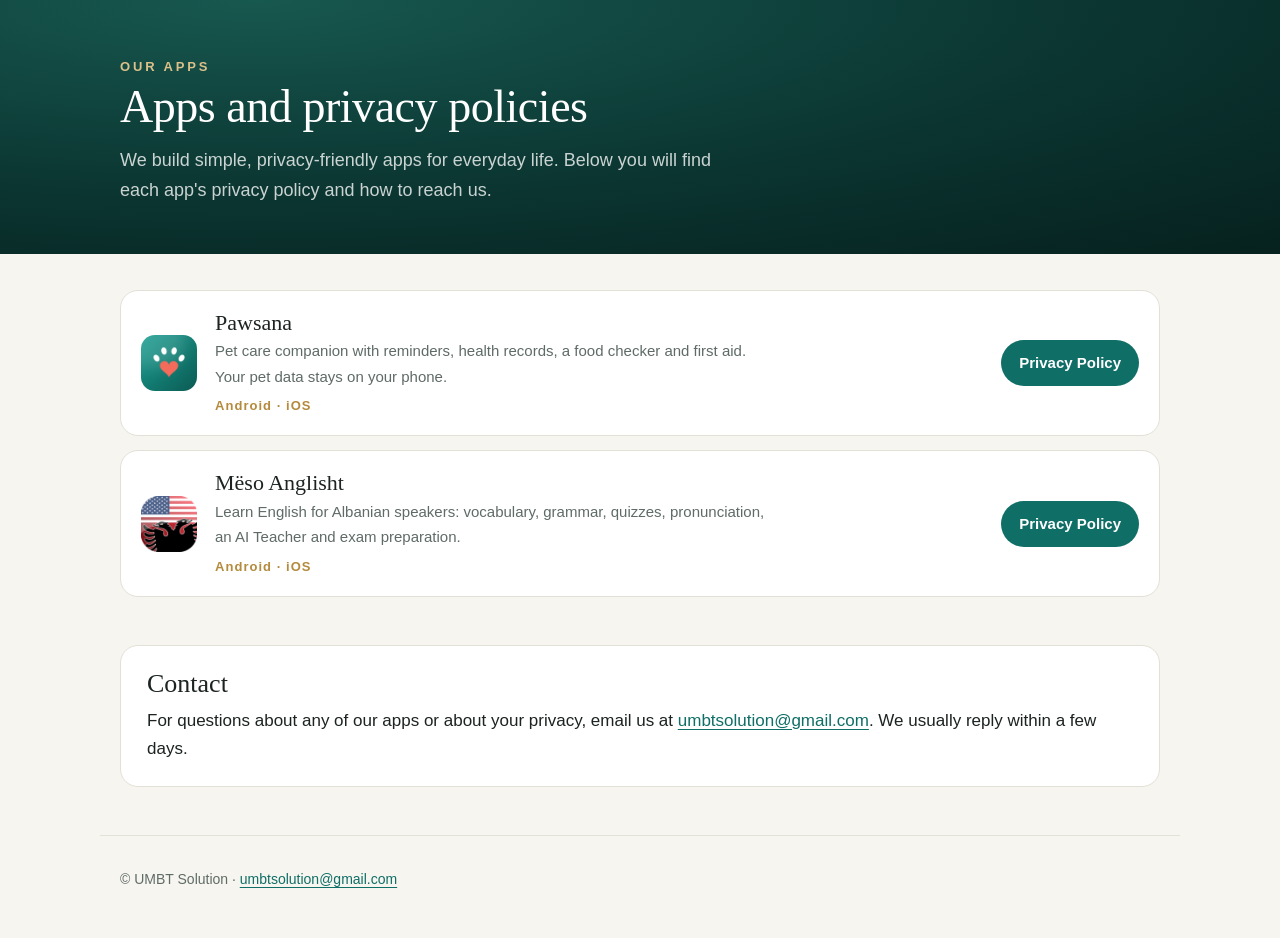
<file: index.html>
<!doctype html>
<html lang="en">
<head>
  <meta charset="utf-8">
  <meta name="viewport" content="width=device-width, initial-scale=1">
  <title>Apps and privacy policies</title>
  <meta name="description" content="Privacy policies and support for our mobile apps.">
  <link rel="stylesheet" href="assets/site.css">
</head>
<body>
  <header class="hero">
    <div class="wrap">
      <p class="eyebrow">Our apps</p>
      <h1>Apps and privacy policies</h1>
      <p class="lead">We build simple, privacy-friendly apps for everyday life. Below you will find each app's privacy policy and how to reach us.</p>
    </div>
  </header>

  <main class="wrap">
    <div class="apps">
      <!-- Për një aplikacion të ri, kopjo këtë bllok dhe ndrysho emrin, ikonën, përshkrimin dhe linkun. -->
      <article class="app-card">
        <img src="pawsana/icon.png" alt="">
        <div class="app-text">
          <h2>Pawsana</h2>
          <p>Pet care companion with reminders, health records, a food checker and first aid. Your pet data stays on your phone.</p>
          <p class="platforms">Android · iOS</p>
        </div>
        <div class="links">
          <a class="button" href="pawsana/privacy/">Privacy Policy</a>
        </div>
      </article>
      <article class="app-card">
        <img src="mesoanglisht/icon.png" alt="">
        <div class="app-text">
          <h2>Mëso Anglisht</h2>
          <p>Learn English for Albanian speakers: vocabulary, grammar, quizzes, pronunciation, an AI Teacher and exam preparation.</p>
          <p class="platforms">Android · iOS</p>
        </div>
        <div class="links">
          <a class="button" href="mesoanglisht/privacy/">Privacy Policy</a>
        </div>
      </article>
    </div>

    <section class="contact-box">
      <h2>Contact</h2>
      <p>For questions about any of our apps or about your privacy, email us at <a href="mailto:umbtsolution@gmail.com">umbtsolution@gmail.com</a>. We usually reply within a few days.</p>
    </section>
  </main>

  <footer class="wrap footer">
    <p>&copy; UMBT Solution &middot; <a href="mailto:umbtsolution@gmail.com">umbtsolution@gmail.com</a></p>
  </footer>
</body>
</html>
</file>
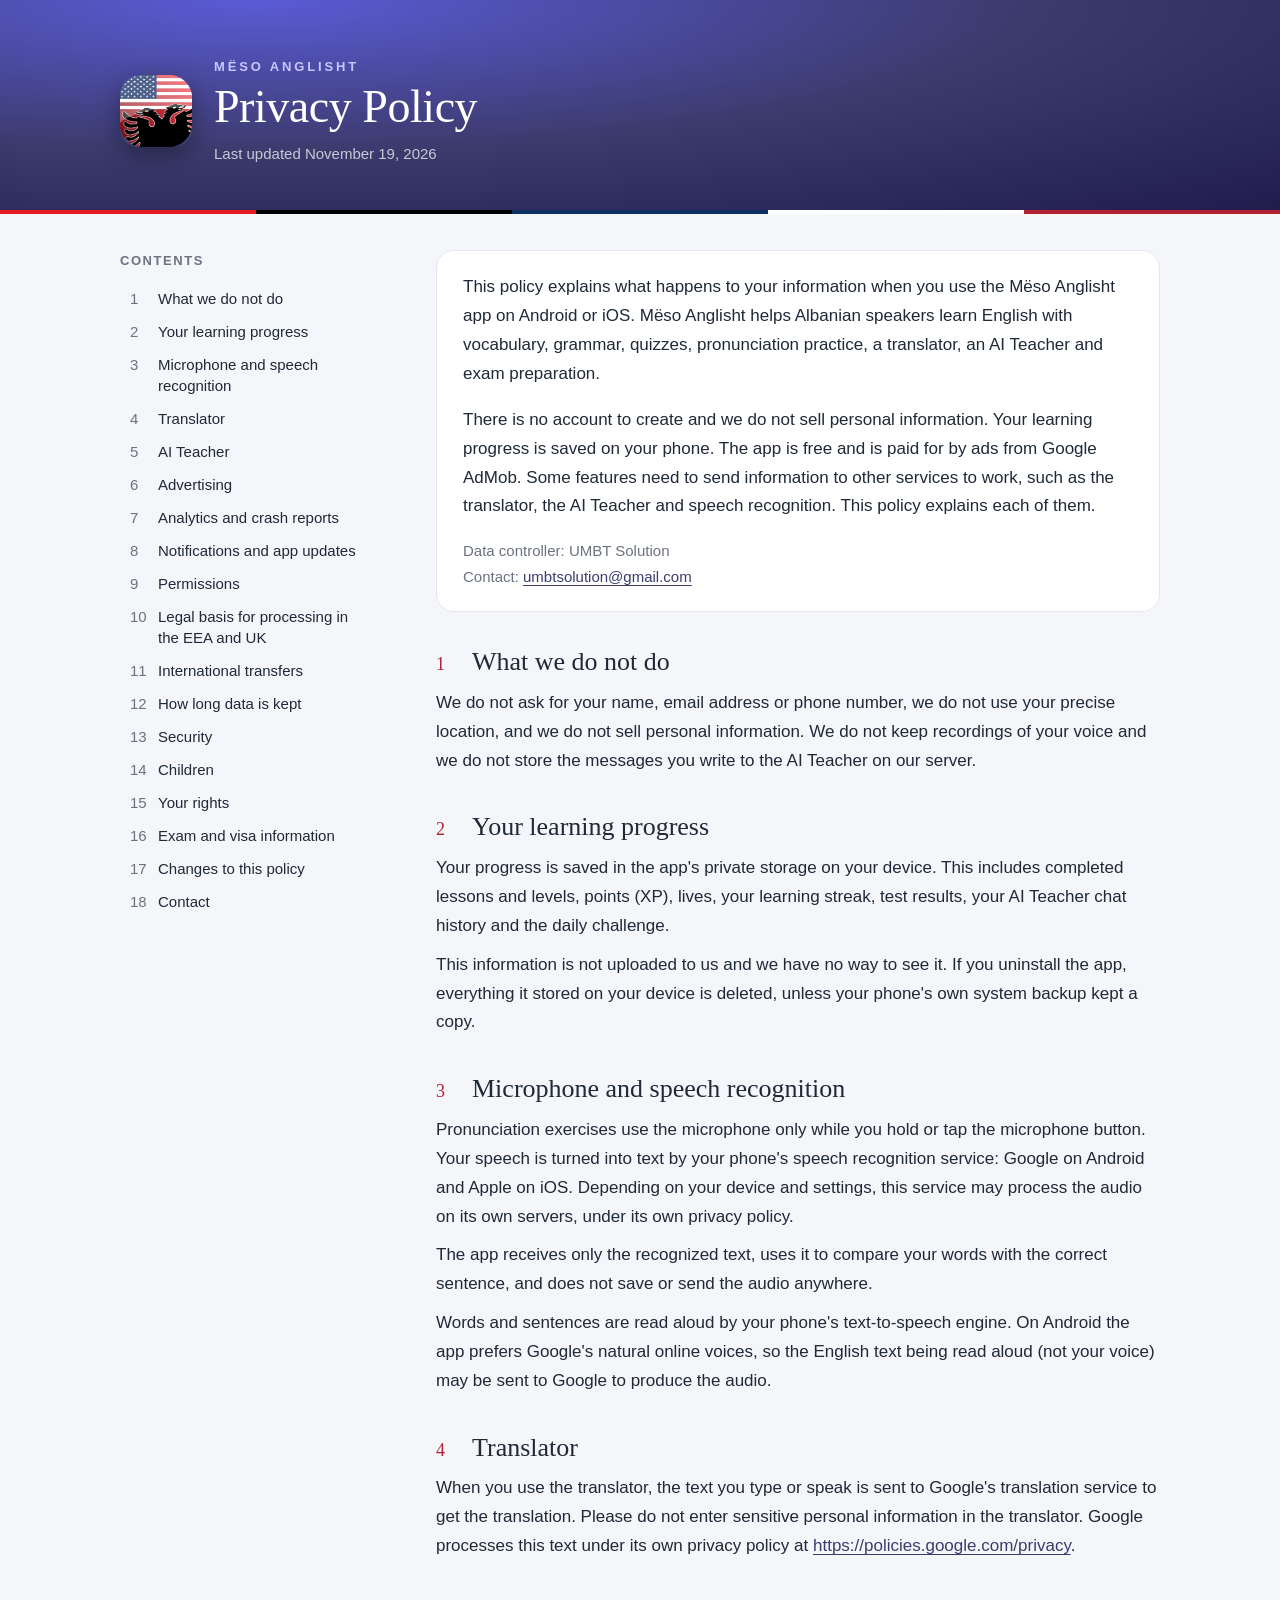
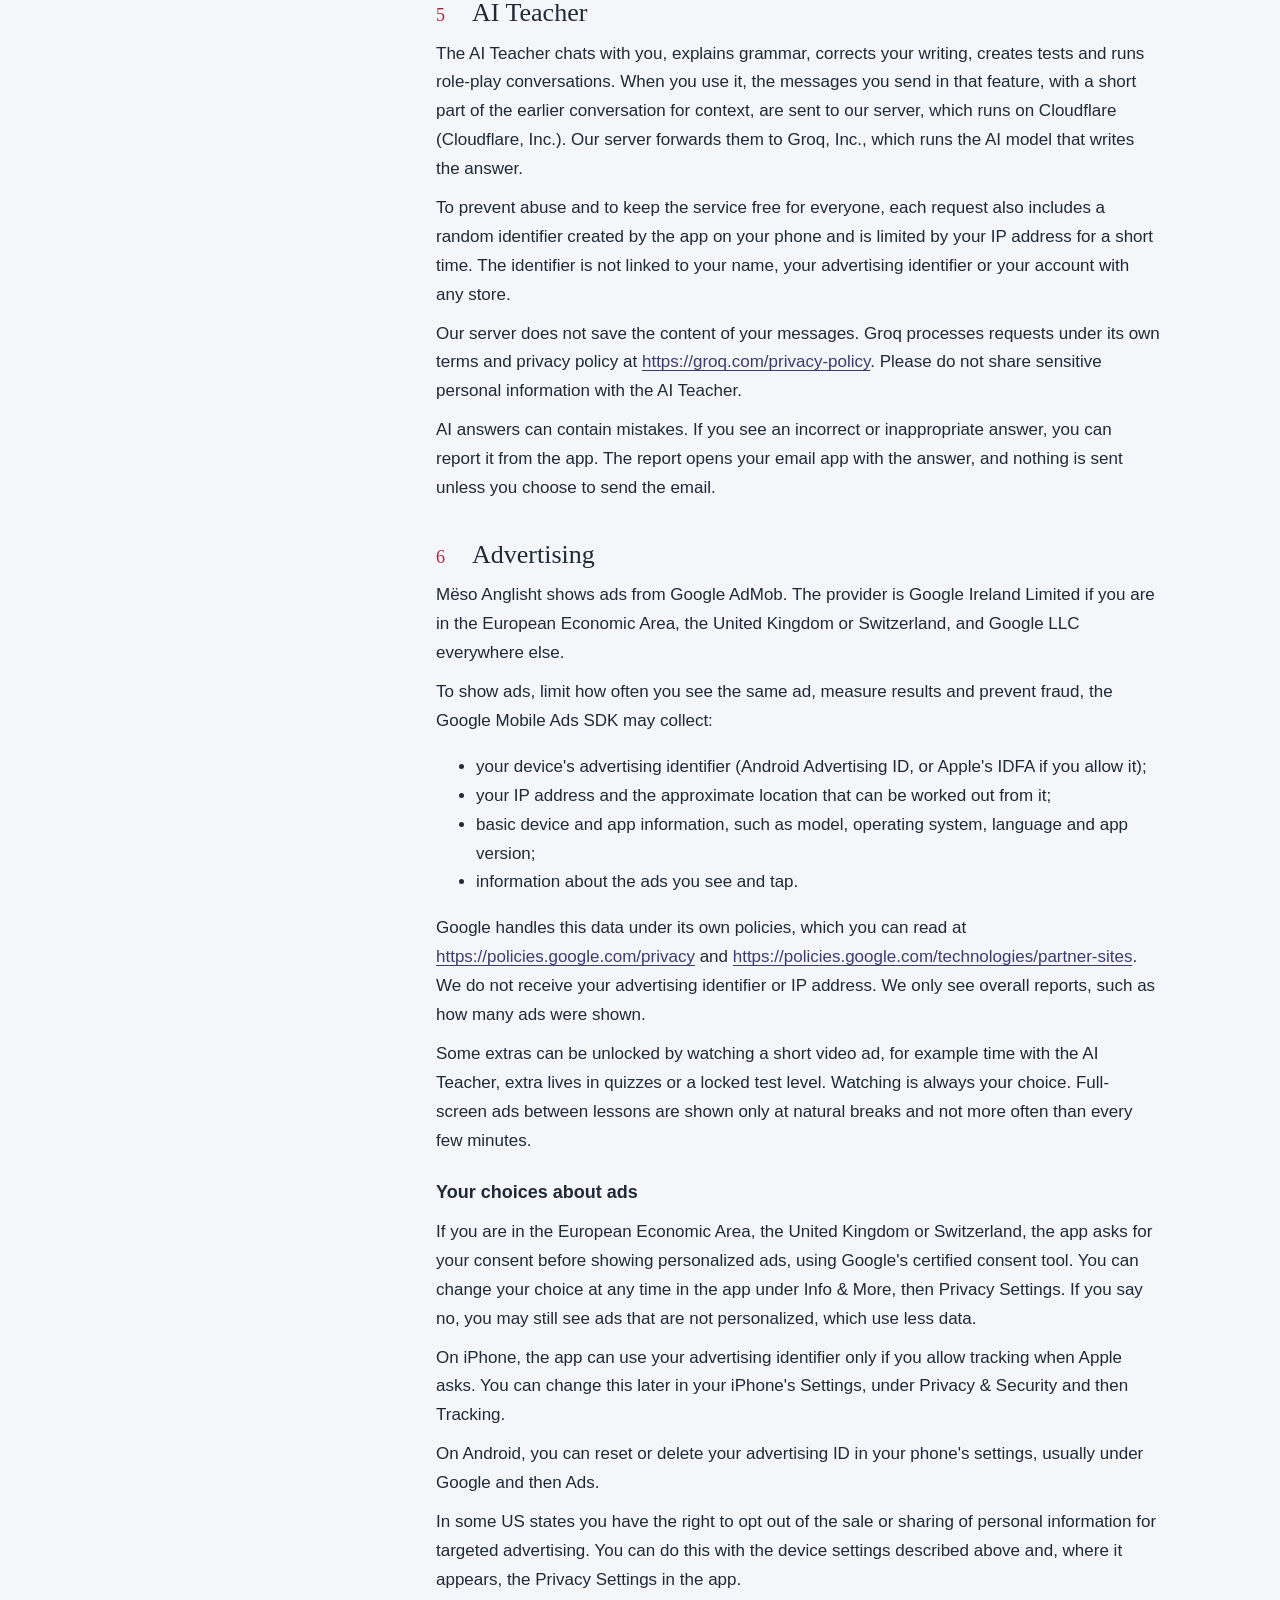
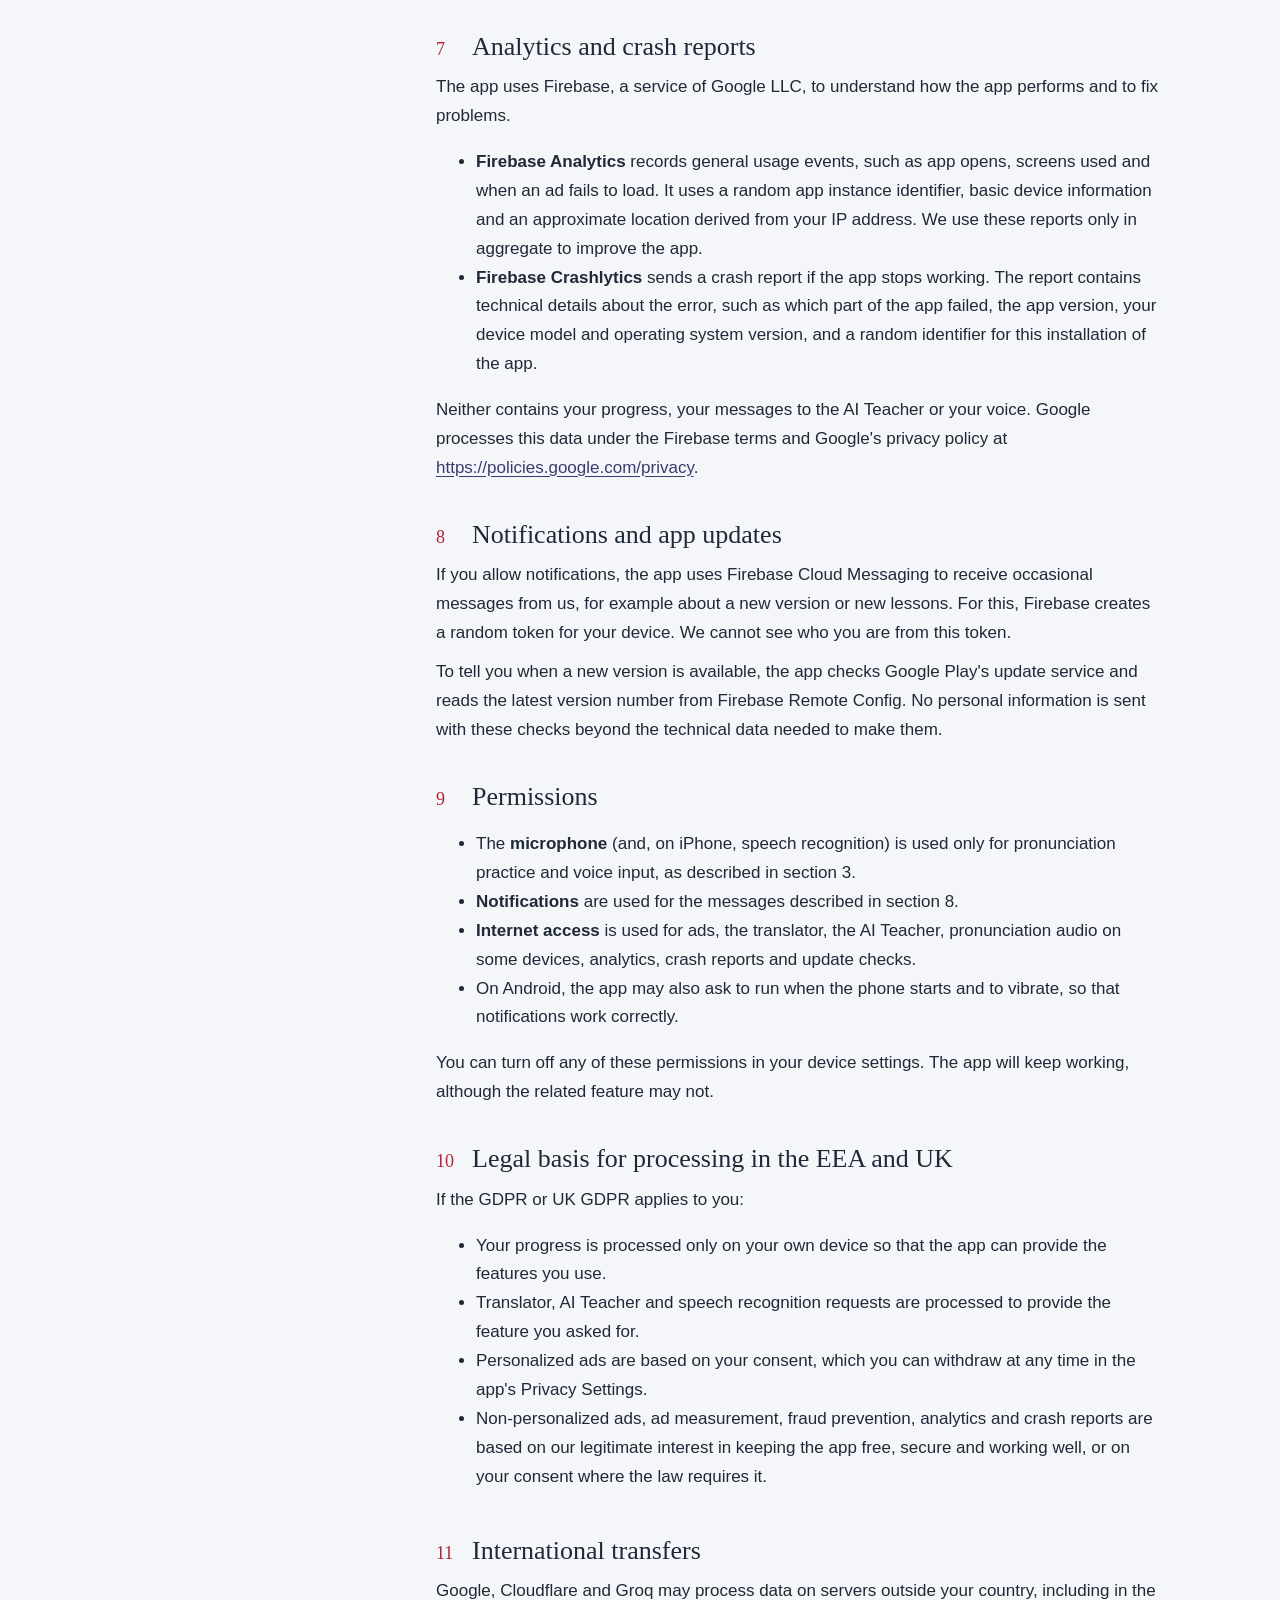
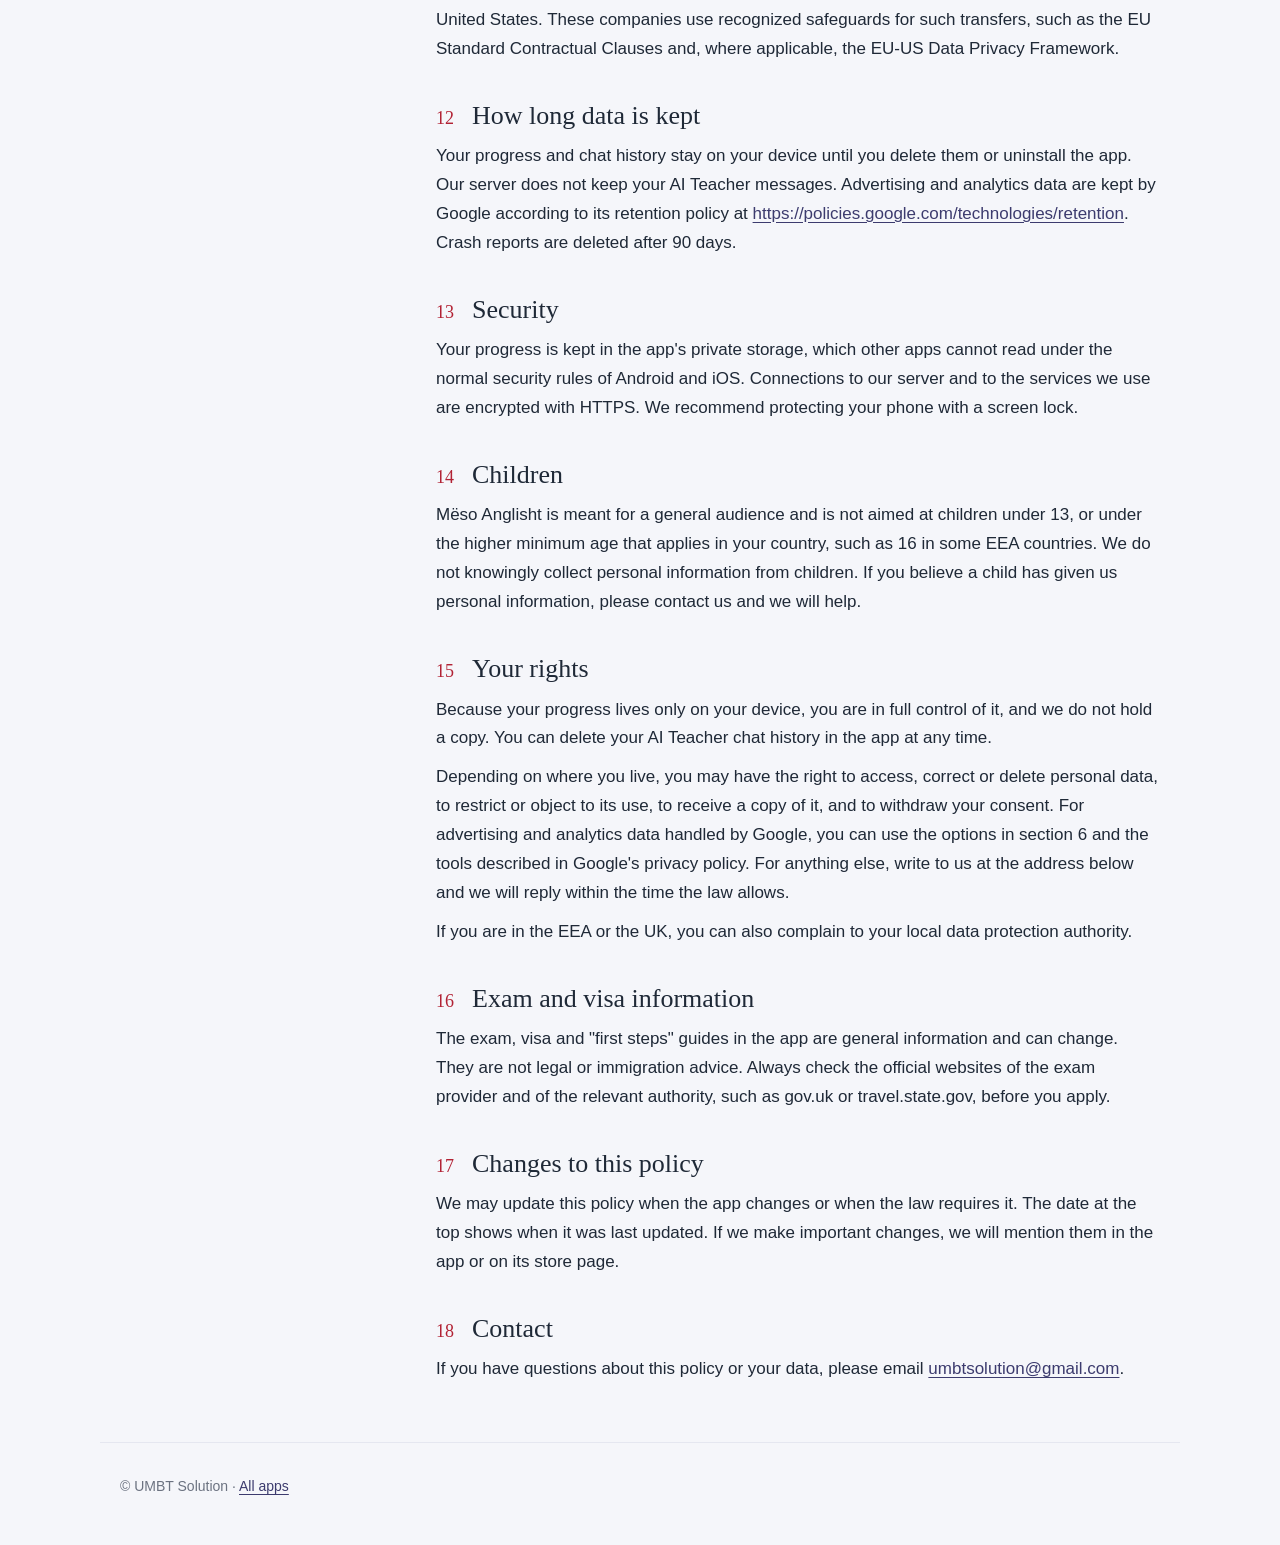
<file: mesoanglisht/privacy/index.html>
<!doctype html>
<html lang="en">
<head>
  <meta charset="utf-8">
  <meta name="viewport" content="width=device-width, initial-scale=1">
  <title>Mëso Anglisht Privacy Policy</title>
  <meta name="description" content="How the Mëso Anglisht app handles your information.">
  <link rel="icon" href="icon.png">
  <link rel="stylesheet" href="../../assets/site.css">
  <style>
    /* Ngjyrat e Mëso Anglisht (indigo + e kuqe), vetëm për këtë faqe. */
    :root {
      --bg: #f5f6fa;
      --surface: #ffffff;
      --text: #1f2937;
      --muted: #6b7280;
      --line: #e5e7f0;
      --brand: #3c3b6e;
      --brand-ink: #1e1b4b;
      --gold: #b22234;
    }
    @media (prefers-color-scheme: dark) {
      :root:not([data-theme="light"]) {
        --bg: #12111f;
        --surface: #1c1b2e;
        --text: #eceaf7;
        --muted: #a9a7c4;
        --line: #2c2a45;
        --brand: #a9a8f5;
        --gold: #f07a86;
      }
    }
    .hero {
      position: relative;
      background: radial-gradient(120% 140% at 20% 0%, #5b5bd6 0%, #3c3b6e 50%, #1e1b4b 100%);
    }
    .hero::after {
      content: "";
      position: absolute;
      left: 0; right: 0; bottom: 0;
      height: 4px;
      background: linear-gradient(90deg,
        #e41e20 0 20%, #000 20% 40%, #0a3161 40% 60%, #fff 60% 80%, #b22234 80% 100%);
    }
    .eyebrow { color: #c7c6ff; }
  </style>
</head>
<body>
  <header class="hero">
    <div class="wrap hero-inner">
      <img class="app-icon" src="icon.png" alt="" width="72" height="72">
      <div>
        <p class="eyebrow">Mëso Anglisht</p>
        <h1>Privacy Policy</h1>
        <p class="updated">Last updated November 19, 2026</p>
      </div>
    </div>
  </header>

  <div class="wrap layout">
    <nav class="toc" aria-label="Contents">
      <p class="toc-title">Contents</p>
      <ol>
          <li><a href="#what-we-do-not-do"><span>1</span>What we do not do</a></li>
          <li><a href="#your-learning-progress"><span>2</span>Your learning progress</a></li>
          <li><a href="#microphone-and-speech-recognition"><span>3</span>Microphone and speech recognition</a></li>
          <li><a href="#translator"><span>4</span>Translator</a></li>
          <li><a href="#ai-teacher"><span>5</span>AI Teacher</a></li>
          <li><a href="#advertising"><span>6</span>Advertising</a></li>
          <li><a href="#analytics-and-crash-reports"><span>7</span>Analytics and crash reports</a></li>
          <li><a href="#notifications-and-app-updates"><span>8</span>Notifications and app updates</a></li>
          <li><a href="#permissions"><span>9</span>Permissions</a></li>
          <li><a href="#legal-basis-for-processing-in-the-eea-and-uk"><span>10</span>Legal basis for processing in the EEA and UK</a></li>
          <li><a href="#international-transfers"><span>11</span>International transfers</a></li>
          <li><a href="#how-long-data-is-kept"><span>12</span>How long data is kept</a></li>
          <li><a href="#security"><span>13</span>Security</a></li>
          <li><a href="#children"><span>14</span>Children</a></li>
          <li><a href="#your-rights"><span>15</span>Your rights</a></li>
          <li><a href="#exam-and-visa-information"><span>16</span>Exam and visa information</a></li>
          <li><a href="#changes-to-this-policy"><span>17</span>Changes to this policy</a></li>
          <li><a href="#contact"><span>18</span>Contact</a></li>
      </ol>
    </nav>

    <main>
      <div class="intro">
        <p>This policy explains what happens to your information when you use the Mëso Anglisht app on Android or iOS. Mëso Anglisht helps Albanian speakers learn English with vocabulary, grammar, quizzes, pronunciation practice, a translator, an AI Teacher and exam preparation.</p>
        <p>There is no account to create and we do not sell personal information. Your learning progress is saved on your phone. The app is free and is paid for by ads from Google AdMob. Some features need to send information to other services to work, such as the translator, the AI Teacher and speech recognition. This policy explains each of them.</p>
        <p class="meta">Data controller: UMBT Solution<br>Contact: <a href="mailto:umbtsolution@gmail.com">umbtsolution@gmail.com</a></p>
      </div>
        <section id="what-we-do-not-do">
          <h2><span class="num">1</span>What we do not do</h2>
          <p>We do not ask for your name, email address or phone number, we do not use your precise location, and we do not sell personal information. We do not keep recordings of your voice and we do not store the messages you write to the AI Teacher on our server.</p>
        </section>
        <section id="your-learning-progress">
          <h2><span class="num">2</span>Your learning progress</h2>
          <p>Your progress is saved in the app's private storage on your device. This includes completed lessons and levels, points (XP), lives, your learning streak, test results, your AI Teacher chat history and the daily challenge.</p>
          <p>This information is not uploaded to us and we have no way to see it. If you uninstall the app, everything it stored on your device is deleted, unless your phone's own system backup kept a copy.</p>
        </section>
        <section id="microphone-and-speech-recognition">
          <h2><span class="num">3</span>Microphone and speech recognition</h2>
          <p>Pronunciation exercises use the microphone only while you hold or tap the microphone button. Your speech is turned into text by your phone's speech recognition service: Google on Android and Apple on iOS. Depending on your device and settings, this service may process the audio on its own servers, under its own privacy policy.</p>
          <p>The app receives only the recognized text, uses it to compare your words with the correct sentence, and does not save or send the audio anywhere.</p>
          <p>Words and sentences are read aloud by your phone's text-to-speech engine. On Android the app prefers Google's natural online voices, so the English text being read aloud (not your voice) may be sent to Google to produce the audio.</p>
        </section>
        <section id="translator">
          <h2><span class="num">4</span>Translator</h2>
          <p>When you use the translator, the text you type or speak is sent to Google's translation service to get the translation. Please do not enter sensitive personal information in the translator. Google processes this text under its own privacy policy at <a href="https://policies.google.com/privacy" rel="noopener">https://policies.google.com/privacy</a>.</p>
        </section>
        <section id="ai-teacher">
          <h2><span class="num">5</span>AI Teacher</h2>
          <p>The AI Teacher chats with you, explains grammar, corrects your writing, creates tests and runs role-play conversations. When you use it, the messages you send in that feature, with a short part of the earlier conversation for context, are sent to our server, which runs on Cloudflare (Cloudflare, Inc.). Our server forwards them to Groq, Inc., which runs the AI model that writes the answer.</p>
          <p>To prevent abuse and to keep the service free for everyone, each request also includes a random identifier created by the app on your phone and is limited by your IP address for a short time. The identifier is not linked to your name, your advertising identifier or your account with any store.</p>
          <p>Our server does not save the content of your messages. Groq processes requests under its own terms and privacy policy at <a href="https://groq.com/privacy-policy" rel="noopener">https://groq.com/privacy-policy</a>. Please do not share sensitive personal information with the AI Teacher.</p>
          <p>AI answers can contain mistakes. If you see an incorrect or inappropriate answer, you can report it from the app. The report opens your email app with the answer, and nothing is sent unless you choose to send the email.</p>
        </section>
        <section id="advertising">
          <h2><span class="num">6</span>Advertising</h2>
          <p>Mëso Anglisht shows ads from Google AdMob. The provider is Google Ireland Limited if you are in the European Economic Area, the United Kingdom or Switzerland, and Google LLC everywhere else.</p>
          <p>To show ads, limit how often you see the same ad, measure results and prevent fraud, the Google Mobile Ads SDK may collect:</p>
          <ul>
            <li>your device's advertising identifier (Android Advertising ID, or Apple's IDFA if you allow it);</li>
            <li>your IP address and the approximate location that can be worked out from it;</li>
            <li>basic device and app information, such as model, operating system, language and app version;</li>
            <li>information about the ads you see and tap.</li>
          </ul>
          <p>Google handles this data under its own policies, which you can read at <a href="https://policies.google.com/privacy" rel="noopener">https://policies.google.com/privacy</a> and <a href="https://policies.google.com/technologies/partner-sites" rel="noopener">https://policies.google.com/technologies/partner-sites</a>. We do not receive your advertising identifier or IP address. We only see overall reports, such as how many ads were shown.</p>
          <p>Some extras can be unlocked by watching a short video ad, for example time with the AI Teacher, extra lives in quizzes or a locked test level. Watching is always your choice. Full-screen ads between lessons are shown only at natural breaks and not more often than every few minutes.</p>
          <h3>Your choices about ads</h3>
          <p>If you are in the European Economic Area, the United Kingdom or Switzerland, the app asks for your consent before showing personalized ads, using Google's certified consent tool. You can change your choice at any time in the app under Info &amp; More, then Privacy Settings. If you say no, you may still see ads that are not personalized, which use less data.</p>
          <p>On iPhone, the app can use your advertising identifier only if you allow tracking when Apple asks. You can change this later in your iPhone's Settings, under Privacy &amp; Security and then Tracking.</p>
          <p>On Android, you can reset or delete your advertising ID in your phone's settings, usually under Google and then Ads.</p>
          <p>In some US states you have the right to opt out of the sale or sharing of personal information for targeted advertising. You can do this with the device settings described above and, where it appears, the Privacy Settings in the app.</p>
        </section>
        <section id="analytics-and-crash-reports">
          <h2><span class="num">7</span>Analytics and crash reports</h2>
          <p>The app uses Firebase, a service of Google LLC, to understand how the app performs and to fix problems.</p>
          <ul>
            <li><strong>Firebase Analytics</strong> records general usage events, such as app opens, screens used and when an ad fails to load. It uses a random app instance identifier, basic device information and an approximate location derived from your IP address. We use these reports only in aggregate to improve the app.</li>
            <li><strong>Firebase Crashlytics</strong> sends a crash report if the app stops working. The report contains technical details about the error, such as which part of the app failed, the app version, your device model and operating system version, and a random identifier for this installation of the app.</li>
          </ul>
          <p>Neither contains your progress, your messages to the AI Teacher or your voice. Google processes this data under the Firebase terms and Google's privacy policy at <a href="https://policies.google.com/privacy" rel="noopener">https://policies.google.com/privacy</a>.</p>
        </section>
        <section id="notifications-and-app-updates">
          <h2><span class="num">8</span>Notifications and app updates</h2>
          <p>If you allow notifications, the app uses Firebase Cloud Messaging to receive occasional messages from us, for example about a new version or new lessons. For this, Firebase creates a random token for your device. We cannot see who you are from this token.</p>
          <p>To tell you when a new version is available, the app checks Google Play's update service and reads the latest version number from Firebase Remote Config. No personal information is sent with these checks beyond the technical data needed to make them.</p>
        </section>
        <section id="permissions">
          <h2><span class="num">9</span>Permissions</h2>
          <ul>
            <li>The <strong>microphone</strong> (and, on iPhone, speech recognition) is used only for pronunciation practice and voice input, as described in section 3.</li>
            <li><strong>Notifications</strong> are used for the messages described in section 8.</li>
            <li><strong>Internet access</strong> is used for ads, the translator, the AI Teacher, pronunciation audio on some devices, analytics, crash reports and update checks.</li>
            <li>On Android, the app may also ask to run when the phone starts and to vibrate, so that notifications work correctly.</li>
          </ul>
          <p>You can turn off any of these permissions in your device settings. The app will keep working, although the related feature may not.</p>
        </section>
        <section id="legal-basis-for-processing-in-the-eea-and-uk">
          <h2><span class="num">10</span>Legal basis for processing in the EEA and UK</h2>
          <p>If the GDPR or UK GDPR applies to you:</p>
          <ul>
            <li>Your progress is processed only on your own device so that the app can provide the features you use.</li>
            <li>Translator, AI Teacher and speech recognition requests are processed to provide the feature you asked for.</li>
            <li>Personalized ads are based on your consent, which you can withdraw at any time in the app's Privacy Settings.</li>
            <li>Non-personalized ads, ad measurement, fraud prevention, analytics and crash reports are based on our legitimate interest in keeping the app free, secure and working well, or on your consent where the law requires it.</li>
          </ul>
        </section>
        <section id="international-transfers">
          <h2><span class="num">11</span>International transfers</h2>
          <p>Google, Cloudflare and Groq may process data on servers outside your country, including in the United States. These companies use recognized safeguards for such transfers, such as the EU Standard Contractual Clauses and, where applicable, the EU-US Data Privacy Framework.</p>
        </section>
        <section id="how-long-data-is-kept">
          <h2><span class="num">12</span>How long data is kept</h2>
          <p>Your progress and chat history stay on your device until you delete them or uninstall the app. Our server does not keep your AI Teacher messages. Advertising and analytics data are kept by Google according to its retention policy at <a href="https://policies.google.com/technologies/retention" rel="noopener">https://policies.google.com/technologies/retention</a>. Crash reports are deleted after 90 days.</p>
        </section>
        <section id="security">
          <h2><span class="num">13</span>Security</h2>
          <p>Your progress is kept in the app's private storage, which other apps cannot read under the normal security rules of Android and iOS. Connections to our server and to the services we use are encrypted with HTTPS. We recommend protecting your phone with a screen lock.</p>
        </section>
        <section id="children">
          <h2><span class="num">14</span>Children</h2>
          <p>Mëso Anglisht is meant for a general audience and is not aimed at children under 13, or under the higher minimum age that applies in your country, such as 16 in some EEA countries. We do not knowingly collect personal information from children. If you believe a child has given us personal information, please contact us and we will help.</p>
        </section>
        <section id="your-rights">
          <h2><span class="num">15</span>Your rights</h2>
          <p>Because your progress lives only on your device, you are in full control of it, and we do not hold a copy. You can delete your AI Teacher chat history in the app at any time.</p>
          <p>Depending on where you live, you may have the right to access, correct or delete personal data, to restrict or object to its use, to receive a copy of it, and to withdraw your consent. For advertising and analytics data handled by Google, you can use the options in section 6 and the tools described in Google's privacy policy. For anything else, write to us at the address below and we will reply within the time the law allows.</p>
          <p>If you are in the EEA or the UK, you can also complain to your local data protection authority.</p>
        </section>
        <section id="exam-and-visa-information">
          <h2><span class="num">16</span>Exam and visa information</h2>
          <p>The exam, visa and "first steps" guides in the app are general information and can change. They are not legal or immigration advice. Always check the official websites of the exam provider and of the relevant authority, such as gov.uk or travel.state.gov, before you apply.</p>
        </section>
        <section id="changes-to-this-policy">
          <h2><span class="num">17</span>Changes to this policy</h2>
          <p>We may update this policy when the app changes or when the law requires it. The date at the top shows when it was last updated. If we make important changes, we will mention them in the app or on its store page.</p>
        </section>
        <section id="contact">
          <h2><span class="num">18</span>Contact</h2>
          <p>If you have questions about this policy or your data, please email <a href="mailto:umbtsolution@gmail.com">umbtsolution@gmail.com</a>.</p>
        </section>
    </main>
  </div>

  <footer class="wrap footer">
    <p>&copy; UMBT Solution &middot; <a href="../../">All apps</a></p>
  </footer>
</body>
</html>
</file>
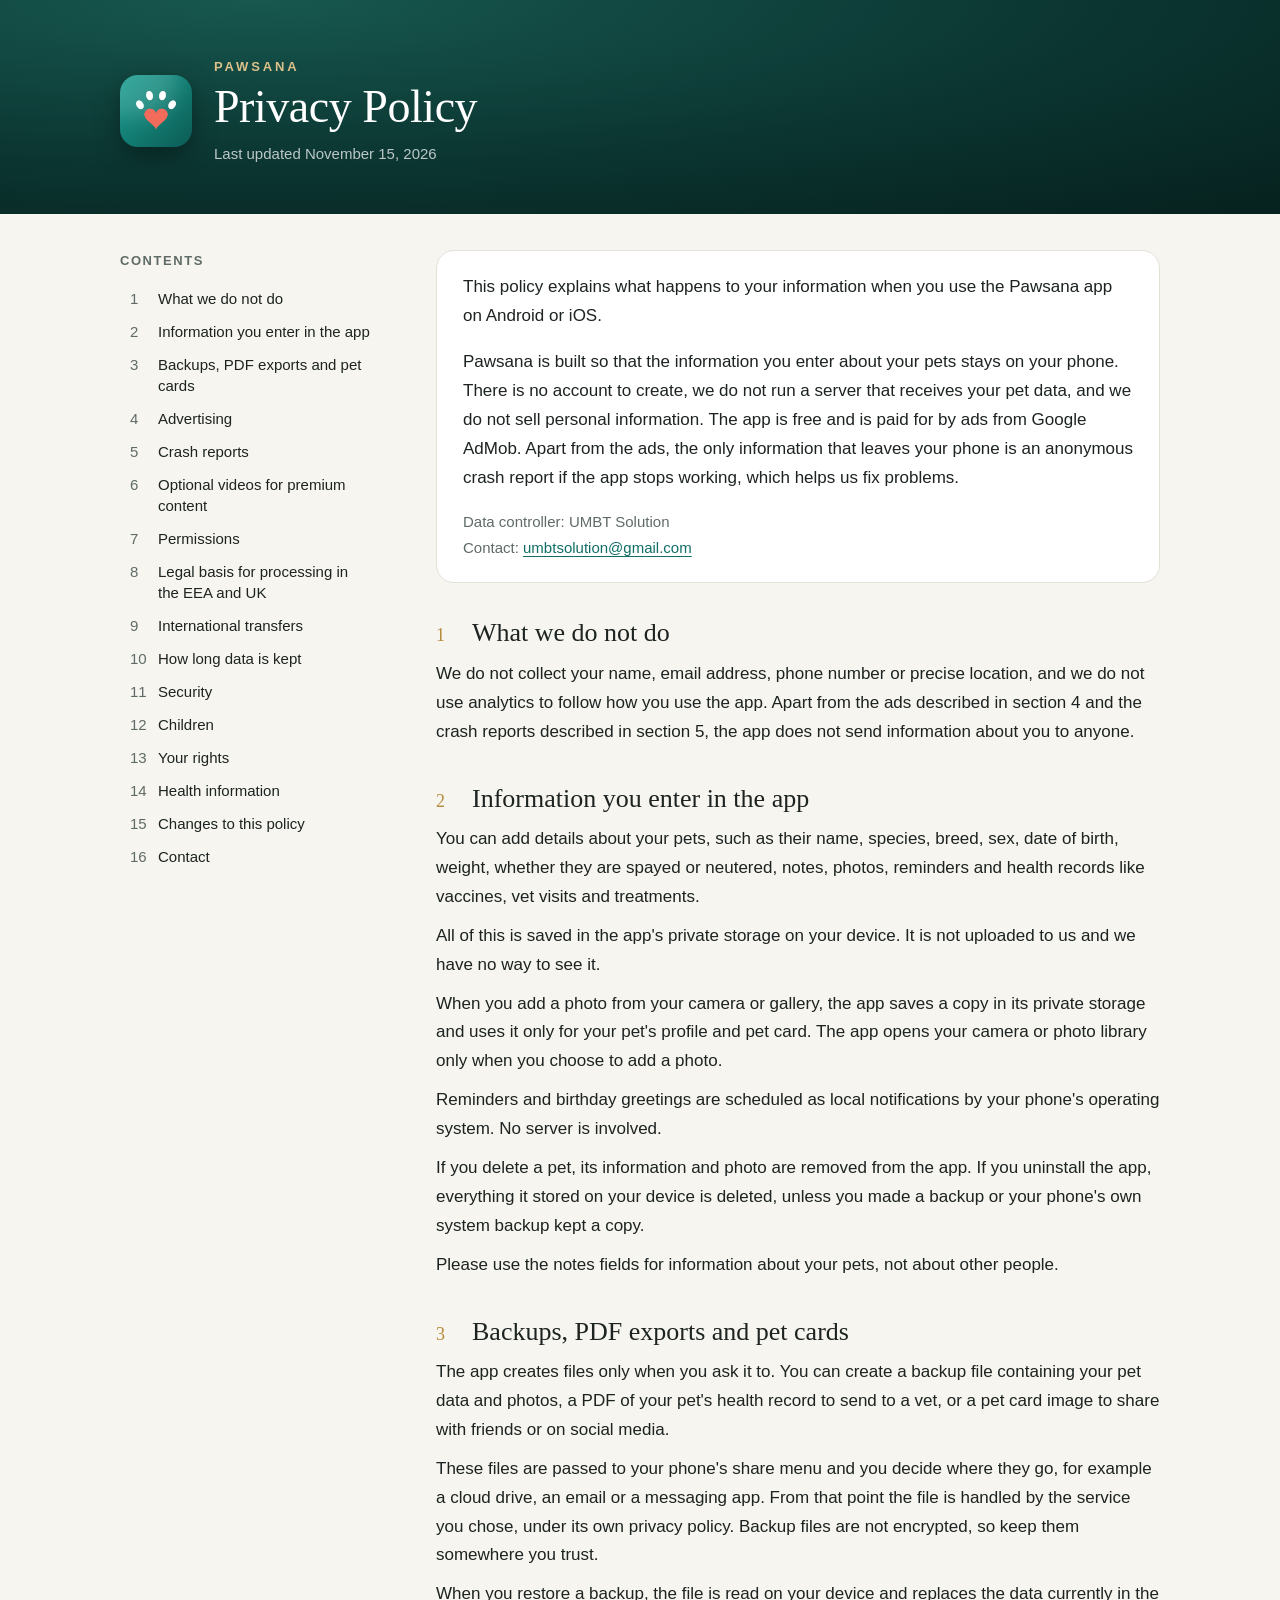
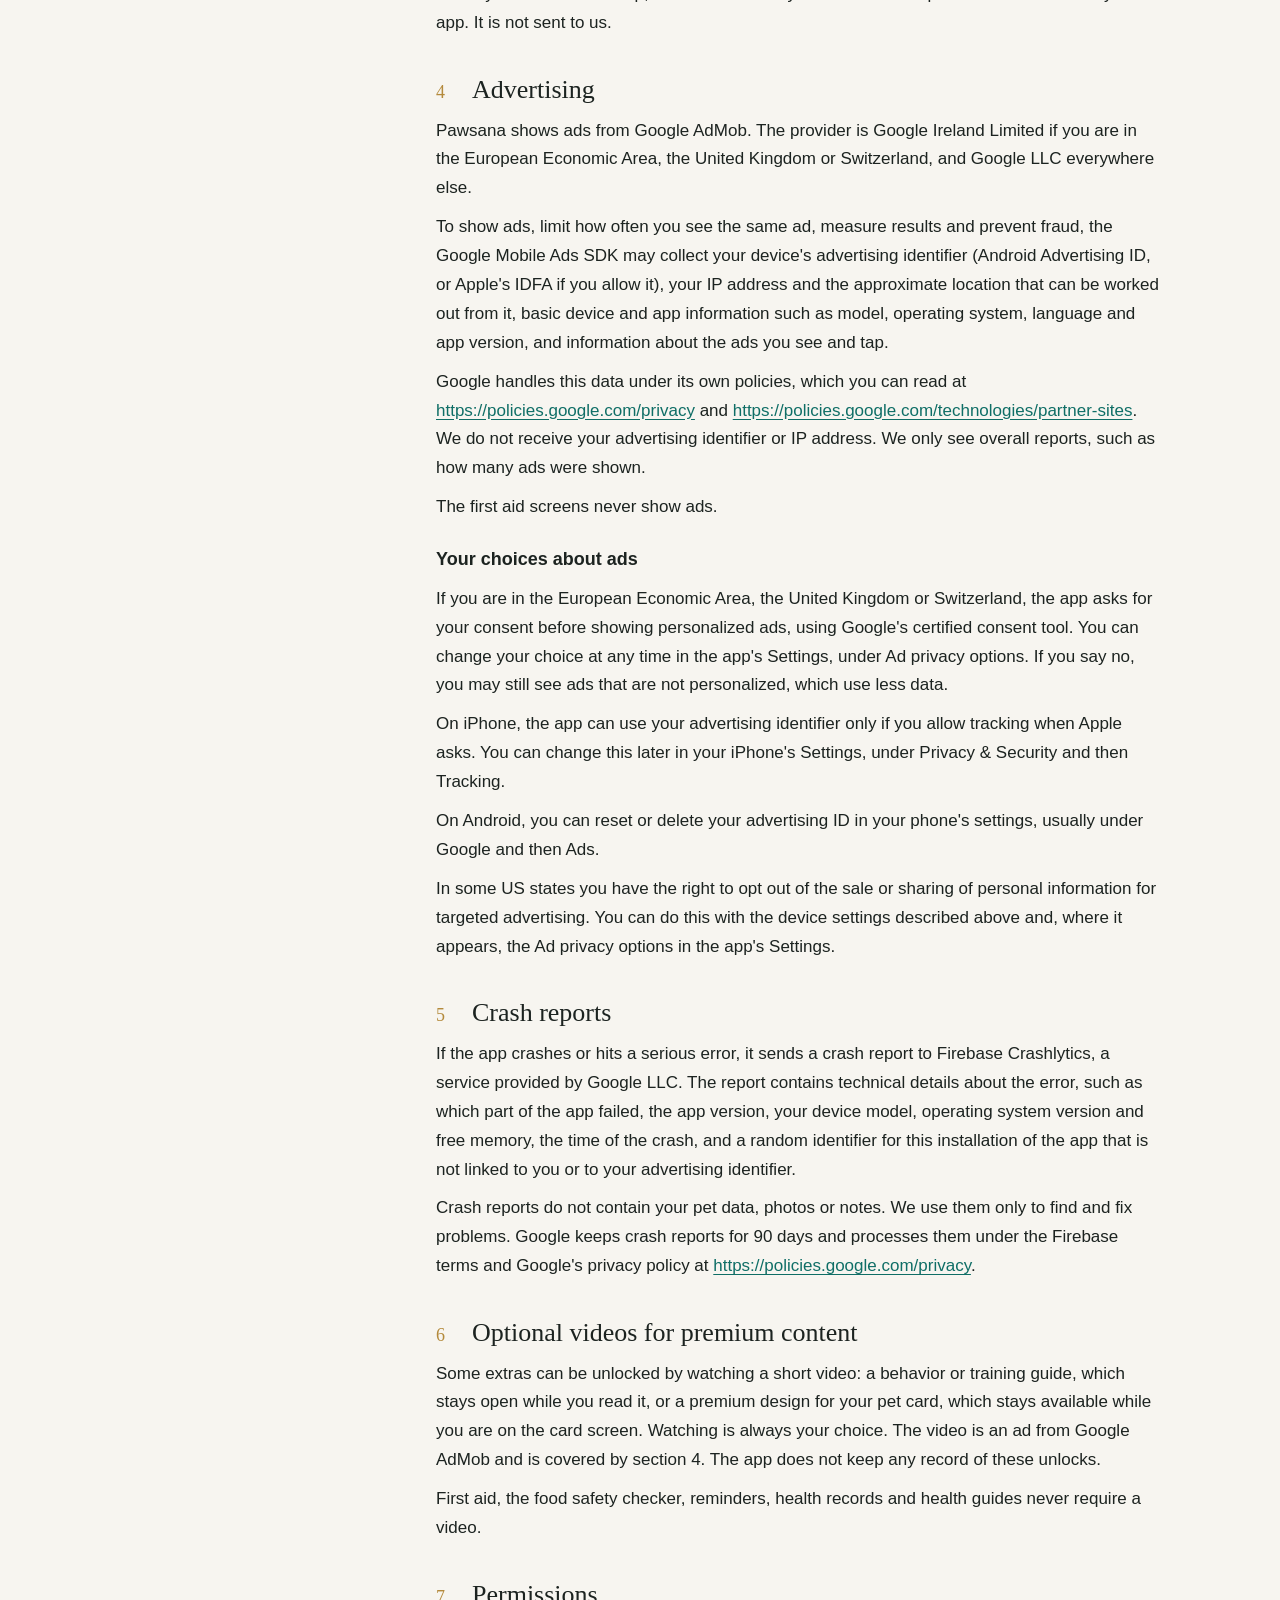
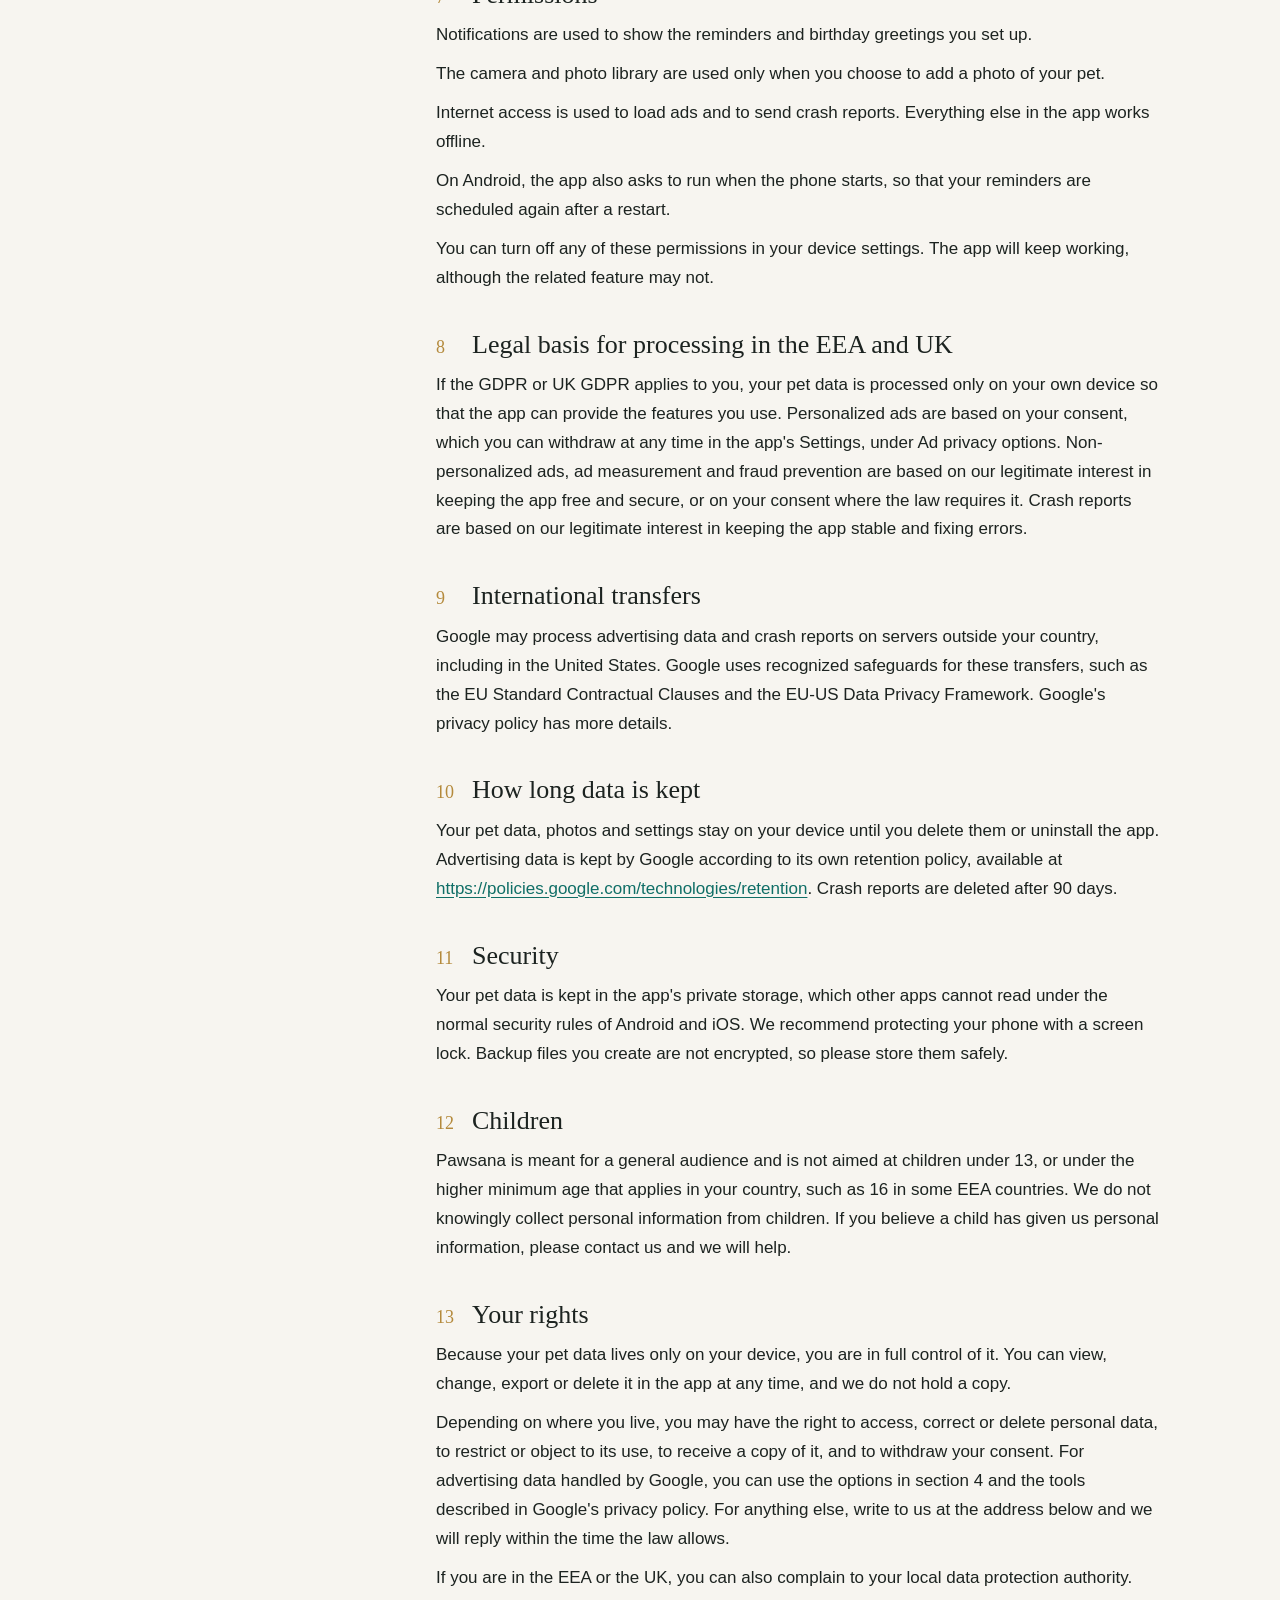
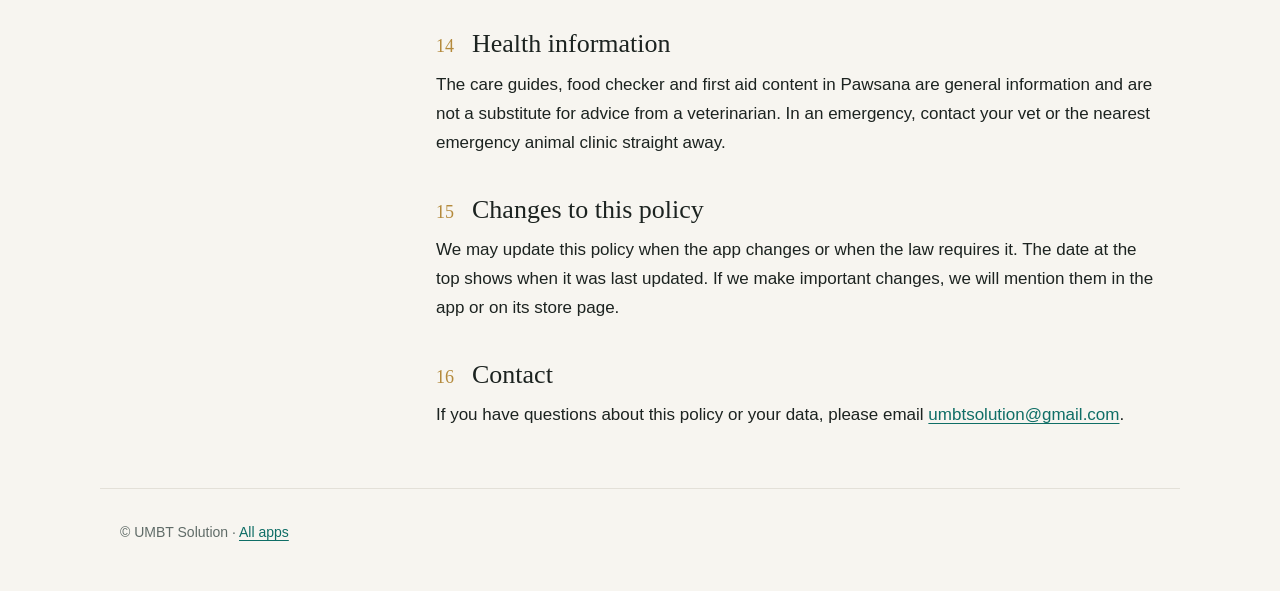
<file: pawsana/privacy/index.html>
<!doctype html>
<html lang="en">
<head>
  <meta charset="utf-8">
  <meta name="viewport" content="width=device-width, initial-scale=1">
  <title>Pawsana Privacy Policy</title>
  <meta name="description" content="How the Pawsana app handles your information.">
  <link rel="icon" href="icon.png">
  <link rel="stylesheet" href="../../assets/site.css">
</head>
<body>
  <header class="hero">
    <div class="wrap hero-inner">
      <img class="app-icon" src="icon.png" alt="" width="72" height="72">
      <div>
        <p class="eyebrow">Pawsana</p>
        <h1>Privacy Policy</h1>
        <p class="updated">Last updated November 15, 2026</p>
      </div>
    </div>
  </header>

  <div class="wrap layout">
    <nav class="toc" aria-label="Contents">
      <p class="toc-title">Contents</p>
      <ol>
          <li><a href="#what-we-do-not-do"><span>1</span>What we do not do</a></li>
          <li><a href="#information-you-enter-in-the-app"><span>2</span>Information you enter in the app</a></li>
          <li><a href="#backups-pdf-exports-and-pet-cards"><span>3</span>Backups, PDF exports and pet cards</a></li>
          <li><a href="#advertising"><span>4</span>Advertising</a></li>
          <li><a href="#crash-reports"><span>5</span>Crash reports</a></li>
          <li><a href="#optional-videos-for-premium-content"><span>6</span>Optional videos for premium content</a></li>
          <li><a href="#permissions"><span>7</span>Permissions</a></li>
          <li><a href="#legal-basis-for-processing-in-the-eea-and-uk"><span>8</span>Legal basis for processing in the EEA and UK</a></li>
          <li><a href="#international-transfers"><span>9</span>International transfers</a></li>
          <li><a href="#how-long-data-is-kept"><span>10</span>How long data is kept</a></li>
          <li><a href="#security"><span>11</span>Security</a></li>
          <li><a href="#children"><span>12</span>Children</a></li>
          <li><a href="#your-rights"><span>13</span>Your rights</a></li>
          <li><a href="#health-information"><span>14</span>Health information</a></li>
          <li><a href="#changes-to-this-policy"><span>15</span>Changes to this policy</a></li>
          <li><a href="#contact"><span>16</span>Contact</a></li>
      </ol>
    </nav>

    <main>
      <div class="intro">
        <p>This policy explains what happens to your information when you use the Pawsana app on Android or iOS.</p>
        <p>Pawsana is built so that the information you enter about your pets stays on your phone. There is no account to create, we do not run a server that receives your pet data, and we do not sell personal information. The app is free and is paid for by ads from Google AdMob. Apart from the ads, the only information that leaves your phone is an anonymous crash report if the app stops working, which helps us fix problems.</p>
        <p class="meta">Data controller: UMBT Solution<br>Contact: <a href="mailto:umbtsolution@gmail.com">umbtsolution@gmail.com</a></p>
      </div>
        <section id="what-we-do-not-do">
          <h2><span class="num">1</span>What we do not do</h2>
          <p>We do not collect your name, email address, phone number or precise location, and we do not use analytics to follow how you use the app. Apart from the ads described in section 4 and the crash reports described in section 5, the app does not send information about you to anyone.</p>
        </section>
        <section id="information-you-enter-in-the-app">
          <h2><span class="num">2</span>Information you enter in the app</h2>
          <p>You can add details about your pets, such as their name, species, breed, sex, date of birth, weight, whether they are spayed or neutered, notes, photos, reminders and health records like vaccines, vet visits and treatments.</p>
          <p>All of this is saved in the app's private storage on your device. It is not uploaded to us and we have no way to see it.</p>
          <p>When you add a photo from your camera or gallery, the app saves a copy in its private storage and uses it only for your pet's profile and pet card. The app opens your camera or photo library only when you choose to add a photo.</p>
          <p>Reminders and birthday greetings are scheduled as local notifications by your phone's operating system. No server is involved.</p>
          <p>If you delete a pet, its information and photo are removed from the app. If you uninstall the app, everything it stored on your device is deleted, unless you made a backup or your phone's own system backup kept a copy.</p>
          <p>Please use the notes fields for information about your pets, not about other people.</p>
        </section>
        <section id="backups-pdf-exports-and-pet-cards">
          <h2><span class="num">3</span>Backups, PDF exports and pet cards</h2>
          <p>The app creates files only when you ask it to. You can create a backup file containing your pet data and photos, a PDF of your pet's health record to send to a vet, or a pet card image to share with friends or on social media.</p>
          <p>These files are passed to your phone's share menu and you decide where they go, for example a cloud drive, an email or a messaging app. From that point the file is handled by the service you chose, under its own privacy policy. Backup files are not encrypted, so keep them somewhere you trust.</p>
          <p>When you restore a backup, the file is read on your device and replaces the data currently in the app. It is not sent to us.</p>
        </section>
        <section id="advertising">
          <h2><span class="num">4</span>Advertising</h2>
          <p>Pawsana shows ads from Google AdMob. The provider is Google Ireland Limited if you are in the European Economic Area, the United Kingdom or Switzerland, and Google LLC everywhere else.</p>
          <p>To show ads, limit how often you see the same ad, measure results and prevent fraud, the Google Mobile Ads SDK may collect your device's advertising identifier (Android Advertising ID, or Apple's IDFA if you allow it), your IP address and the approximate location that can be worked out from it, basic device and app information such as model, operating system, language and app version, and information about the ads you see and tap.</p>
          <p>Google handles this data under its own policies, which you can read at <a href="https://policies.google.com/privacy" rel="noopener">https://policies.google.com/privacy</a> and <a href="https://policies.google.com/technologies/partner-sites" rel="noopener">https://policies.google.com/technologies/partner-sites</a>. We do not receive your advertising identifier or IP address. We only see overall reports, such as how many ads were shown.</p>
          <p>The first aid screens never show ads.</p>
          <h3>Your choices about ads</h3>
          <p>If you are in the European Economic Area, the United Kingdom or Switzerland, the app asks for your consent before showing personalized ads, using Google's certified consent tool. You can change your choice at any time in the app's Settings, under Ad privacy options. If you say no, you may still see ads that are not personalized, which use less data.</p>
          <p>On iPhone, the app can use your advertising identifier only if you allow tracking when Apple asks. You can change this later in your iPhone's Settings, under Privacy &amp; Security and then Tracking.</p>
          <p>On Android, you can reset or delete your advertising ID in your phone's settings, usually under Google and then Ads.</p>
          <p>In some US states you have the right to opt out of the sale or sharing of personal information for targeted advertising. You can do this with the device settings described above and, where it appears, the Ad privacy options in the app's Settings.</p>
        </section>
        <section id="crash-reports">
          <h2><span class="num">5</span>Crash reports</h2>
          <p>If the app crashes or hits a serious error, it sends a crash report to Firebase Crashlytics, a service provided by Google LLC. The report contains technical details about the error, such as which part of the app failed, the app version, your device model, operating system version and free memory, the time of the crash, and a random identifier for this installation of the app that is not linked to you or to your advertising identifier.</p>
          <p>Crash reports do not contain your pet data, photos or notes. We use them only to find and fix problems. Google keeps crash reports for 90 days and processes them under the Firebase terms and Google's privacy policy at <a href="https://policies.google.com/privacy" rel="noopener">https://policies.google.com/privacy</a>.</p>
        </section>
        <section id="optional-videos-for-premium-content">
          <h2><span class="num">6</span>Optional videos for premium content</h2>
          <p>Some extras can be unlocked by watching a short video: a behavior or training guide, which stays open while you read it, or a premium design for your pet card, which stays available while you are on the card screen. Watching is always your choice. The video is an ad from Google AdMob and is covered by section 4. The app does not keep any record of these unlocks.</p>
          <p>First aid, the food safety checker, reminders, health records and health guides never require a video.</p>
        </section>
        <section id="permissions">
          <h2><span class="num">7</span>Permissions</h2>
          <p>Notifications are used to show the reminders and birthday greetings you set up.</p>
          <p>The camera and photo library are used only when you choose to add a photo of your pet.</p>
          <p>Internet access is used to load ads and to send crash reports. Everything else in the app works offline.</p>
          <p>On Android, the app also asks to run when the phone starts, so that your reminders are scheduled again after a restart.</p>
          <p>You can turn off any of these permissions in your device settings. The app will keep working, although the related feature may not.</p>
        </section>
        <section id="legal-basis-for-processing-in-the-eea-and-uk">
          <h2><span class="num">8</span>Legal basis for processing in the EEA and UK</h2>
          <p>If the GDPR or UK GDPR applies to you, your pet data is processed only on your own device so that the app can provide the features you use. Personalized ads are based on your consent, which you can withdraw at any time in the app's Settings, under Ad privacy options. Non-personalized ads, ad measurement and fraud prevention are based on our legitimate interest in keeping the app free and secure, or on your consent where the law requires it. Crash reports are based on our legitimate interest in keeping the app stable and fixing errors.</p>
        </section>
        <section id="international-transfers">
          <h2><span class="num">9</span>International transfers</h2>
          <p>Google may process advertising data and crash reports on servers outside your country, including in the United States. Google uses recognized safeguards for these transfers, such as the EU Standard Contractual Clauses and the EU-US Data Privacy Framework. Google's privacy policy has more details.</p>
        </section>
        <section id="how-long-data-is-kept">
          <h2><span class="num">10</span>How long data is kept</h2>
          <p>Your pet data, photos and settings stay on your device until you delete them or uninstall the app. Advertising data is kept by Google according to its own retention policy, available at <a href="https://policies.google.com/technologies/retention" rel="noopener">https://policies.google.com/technologies/retention</a>. Crash reports are deleted after 90 days.</p>
        </section>
        <section id="security">
          <h2><span class="num">11</span>Security</h2>
          <p>Your pet data is kept in the app's private storage, which other apps cannot read under the normal security rules of Android and iOS. We recommend protecting your phone with a screen lock. Backup files you create are not encrypted, so please store them safely.</p>
        </section>
        <section id="children">
          <h2><span class="num">12</span>Children</h2>
          <p>Pawsana is meant for a general audience and is not aimed at children under 13, or under the higher minimum age that applies in your country, such as 16 in some EEA countries. We do not knowingly collect personal information from children. If you believe a child has given us personal information, please contact us and we will help.</p>
        </section>
        <section id="your-rights">
          <h2><span class="num">13</span>Your rights</h2>
          <p>Because your pet data lives only on your device, you are in full control of it. You can view, change, export or delete it in the app at any time, and we do not hold a copy.</p>
          <p>Depending on where you live, you may have the right to access, correct or delete personal data, to restrict or object to its use, to receive a copy of it, and to withdraw your consent. For advertising data handled by Google, you can use the options in section 4 and the tools described in Google's privacy policy. For anything else, write to us at the address below and we will reply within the time the law allows.</p>
          <p>If you are in the EEA or the UK, you can also complain to your local data protection authority.</p>
        </section>
        <section id="health-information">
          <h2><span class="num">14</span>Health information</h2>
          <p>The care guides, food checker and first aid content in Pawsana are general information and are not a substitute for advice from a veterinarian. In an emergency, contact your vet or the nearest emergency animal clinic straight away.</p>
        </section>
        <section id="changes-to-this-policy">
          <h2><span class="num">15</span>Changes to this policy</h2>
          <p>We may update this policy when the app changes or when the law requires it. The date at the top shows when it was last updated. If we make important changes, we will mention them in the app or on its store page.</p>
        </section>
        <section id="contact">
          <h2><span class="num">16</span>Contact</h2>
          <p>If you have questions about this policy or your data, please email <a href="mailto:umbtsolution@gmail.com">umbtsolution@gmail.com</a>.</p>
        </section>
    </main>
  </div>

  <footer class="wrap footer">
    <p>&copy; UMBT Solution &middot; <a href="../../">All apps</a></p>
  </footer>
</body>
</html>
</file>
<file: assets/site.css>
/* Stili i përbashkët për faqet e të gjitha aplikacioneve. */
:root {
  --bg: #f7f5f0;
  --surface: #ffffff;
  --text: #1c2320;
  --muted: #5f6b67;
  --line: #e3e0d8;
  --brand: #0f6e66;
  --brand-ink: #06201d;
  --gold: #b48a3c;
  --radius: 18px;
  color-scheme: light;
}

@media (prefers-color-scheme: dark) {
  :root:not([data-theme="light"]) {
    --bg: #0f1513;
    --surface: #17201d;
    --text: #e9efec;
    --muted: #a3b0ab;
    --line: #26332f;
    --brand: #6fd3c7;
    --gold: #dcc08a;
    color-scheme: dark;
  }
}

* { box-sizing: border-box; }

html { scroll-behavior: smooth; scroll-padding-top: 24px; }

body {
  margin: 0;
  background: var(--bg);
  color: var(--text);
  font: 17px/1.7 -apple-system, BlinkMacSystemFont, "Segoe UI", Roboto, "Helvetica Neue", Arial, sans-serif;
  -webkit-font-smoothing: antialiased;
}

a { color: var(--brand); text-underline-offset: 3px; }
a:hover { text-decoration-thickness: 2px; }

.wrap { width: 100%; max-width: 1080px; margin: 0 auto; padding: 0 20px; }

/* Header */
.hero {
  background: radial-gradient(120% 140% at 20% 0%, #17584f 0%, #0b3531 55%, var(--brand-ink) 100%);
  color: #fff;
  padding: 56px 0 48px;
}
.hero-inner { display: flex; align-items: center; gap: 22px; }
.app-icon { width: 72px; height: 72px; border-radius: 18px; box-shadow: 0 8px 24px rgba(0, 0, 0, .35); flex: none; }
.eyebrow {
  margin: 0 0 4px;
  color: #dcc08a;
  font-size: 13px;
  font-weight: 700;
  letter-spacing: .22em;
  text-transform: uppercase;
}
.hero h1 {
  margin: 0;
  font: 400 clamp(32px, 6vw, 46px)/1.1 Georgia, "Times New Roman", serif;
  letter-spacing: -.01em;
}
.updated { margin: 8px 0 0; color: rgba(255, 255, 255, .72); font-size: 15px; }

/* Layout */
.layout { display: grid; grid-template-columns: minmax(0, 1fr); gap: 32px; padding-top: 36px; padding-bottom: 48px; }
@media (min-width: 900px) {
  .layout { grid-template-columns: 260px minmax(0, 1fr); gap: 56px; }
  .toc { position: sticky; top: 24px; align-self: start; max-height: calc(100vh - 48px); overflow: auto; }
}

.toc-title { margin: 0 0 10px; color: var(--muted); font-size: 13px; font-weight: 700; letter-spacing: .12em; text-transform: uppercase; }
.toc ol { list-style: none; margin: 0; padding: 0; }
.toc li a {
  display: flex;
  gap: 10px;
  padding: 6px 10px;
  border-radius: 10px;
  color: var(--text);
  font-size: 15px;
  line-height: 1.4;
  text-decoration: none;
}
.toc li a span { min-width: 18px; color: var(--muted); font-variant-numeric: tabular-nums; }
.toc li a:hover { background: var(--surface); }
@media (max-width: 899px) {
  .toc { background: var(--surface); border: 1px solid var(--line); border-radius: var(--radius); padding: 18px 12px; }
}

main { min-width: 0; }
.intro {
  background: var(--surface);
  border: 1px solid var(--line);
  border-radius: var(--radius);
  padding: 22px 26px;
  margin-bottom: 8px;
}
.intro p:first-child { margin-top: 0; }
.intro p:last-child { margin-bottom: 0; }
.meta { color: var(--muted); font-size: 15px; }

section { padding-top: 26px; }
h2 {
  display: flex;
  align-items: baseline;
  gap: 12px;
  margin: 0 0 6px;
  font: 400 26px/1.25 Georgia, "Times New Roman", serif;
}
h2 .num { color: var(--gold); font-size: 18px; font-family: inherit; min-width: 24px; }
h3 { margin: 22px 0 4px; font-size: 18px; }
section p { margin: 10px 0; }
section p, .intro p { overflow-wrap: anywhere; }

/* Faqja kryesore */
.apps { display: grid; gap: 14px; padding: 36px 0 48px; }
.app-card {
  display: flex;
  align-items: center;
  gap: 18px;
  background: var(--surface);
  border: 1px solid var(--line);
  border-radius: var(--radius);
  padding: 18px 20px;
}
.app-card img { width: 56px; height: 56px; border-radius: 14px; flex: none; }
.app-card h2 { margin: 0; font-size: 22px; }
.app-card p { margin: 2px 0 0; color: var(--muted); font-size: 15px; }
.app-card .links { margin-left: auto; display: flex; gap: 14px; font-size: 15px; white-space: nowrap; }
@media (max-width: 560px) {
  .app-card { flex-wrap: wrap; }
  .app-card .links { margin-left: 74px; }
}

.footer { border-top: 1px solid var(--line); padding-top: 18px; padding-bottom: 32px; color: var(--muted); font-size: 14px; }

/* Faqja kryesore: përshkrimi, butoni dhe kontakti */
.lead { margin: 12px 0 0; max-width: 620px; color: rgba(255, 255, 255, .78); font-size: 18px; }
.app-text { min-width: 0; }
.app-text p { max-width: 560px; }
.app-text .platforms { margin-top: 6px; color: var(--gold); font-size: 13px; font-weight: 700; letter-spacing: .08em; }
.button {
  display: inline-block;
  padding: 10px 18px;
  border-radius: 999px;
  background: var(--brand);
  color: #fff;
  font-weight: 600;
  text-decoration: none;
}
.button:hover { filter: brightness(1.08); }
@media (prefers-color-scheme: dark) {
  :root:not([data-theme="light"]) .button { color: var(--brand-ink); }
}
.contact-box {
  background: var(--surface);
  border: 1px solid var(--line);
  border-radius: var(--radius);
  padding: 22px 26px;
  margin-bottom: 48px;
}
.contact-box h2 { margin-bottom: 4px; }
.contact-box p { margin: 6px 0 0; }
</file>
